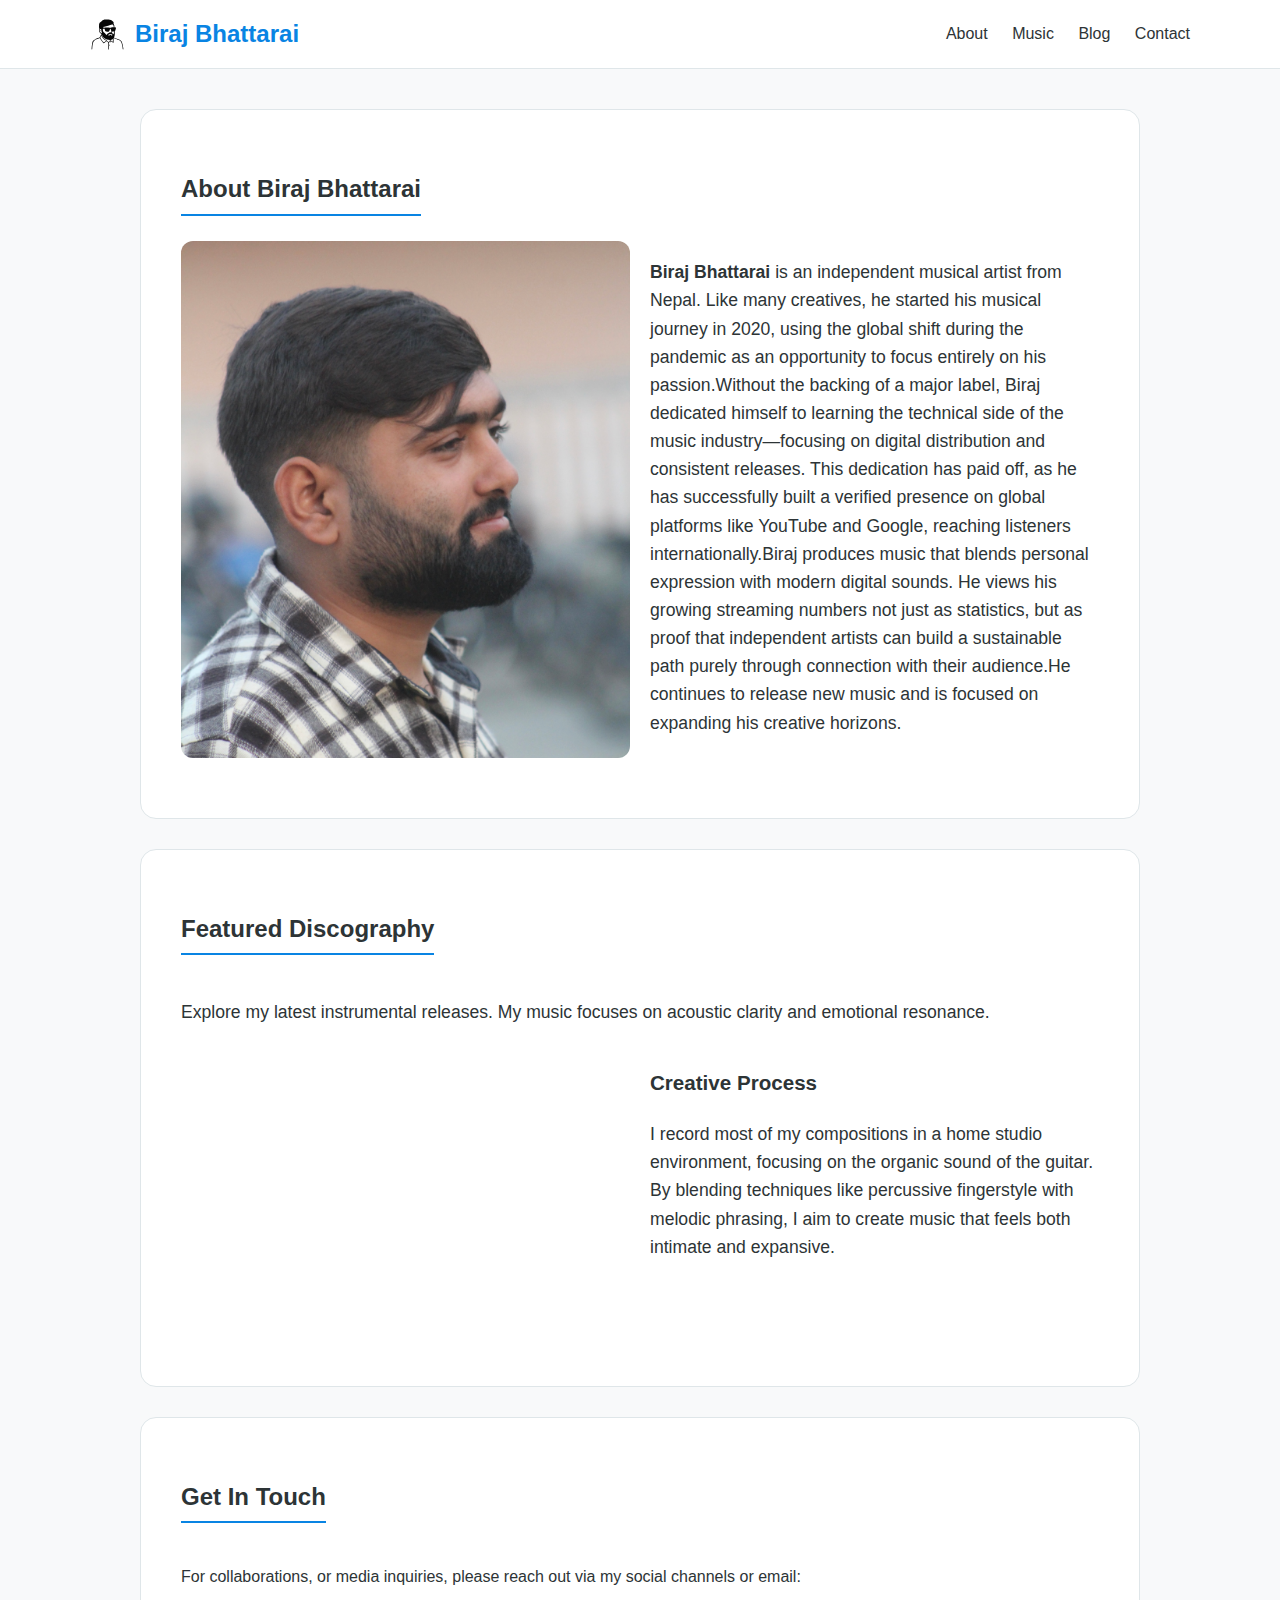
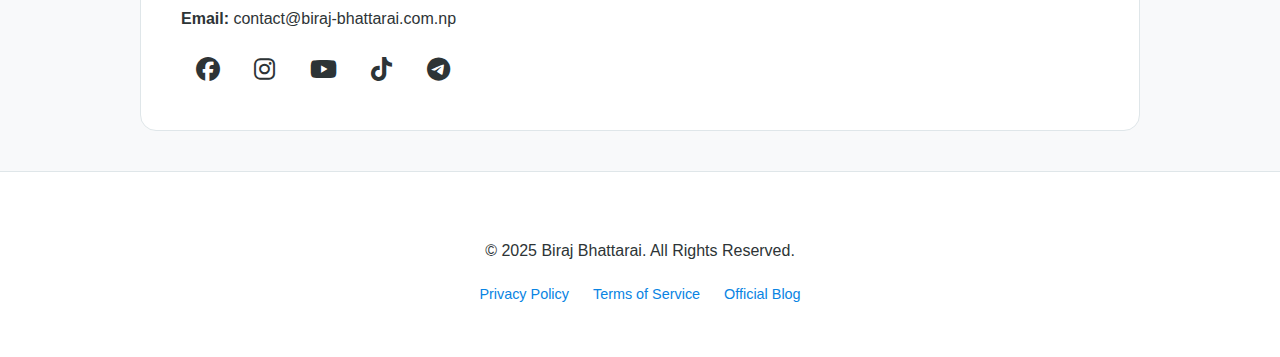
<file: index.html>
<!DOCTYPE html>
<html lang="en">
<head>
  <script async src="https://pagead2.googlesyndication.com/pagead/js/adsbygoogle.js?client=ca-pub-9255792327378182" crossorigin="anonymous"></script>

  <meta charset="UTF-8" />
  <meta name="viewport" content="width=device-width, initial-scale=1.0" />
  
  <title>Biraj Bhattarai | Official Artist & Musical Composer</title>

  <meta name="description" content="Official website of Biraj Bhattarai, a Nepali musical artist specializing in soulful instrumental compositions, acoustic blues, and folk fusion.">
  <meta name="keywords" content="Biraj Bhattarai, Nepali Musician, Instrumental Music, Acoustic Blues, Nepal Artist, Biraj Bhattarai Blog">
  
  <link rel="icon" href="Biraj.svg" type="image/svg+xml">
  <link rel="stylesheet" href="https://cdnjs.cloudflare.com/ajax/libs/font-awesome/6.5.0/css/all.min.css" />

  <style>
    :root { --bg: #f8f9fa; --text: #2d3436; --card: #ffffff; --border: #dfe6e9; --highlight: #0984e3; }
    @media (prefers-color-scheme: dark) {
      :root { --bg: #121212; --text: #dfe6e9; --card: #1e1e1e; --border: #2d3436; --highlight: #74b9ff; }
    }

    body { margin: 0; font-family: 'Inter', -apple-system, sans-serif; background: var(--bg); color: var(--text); line-height: 1.6; }
    header { background: var(--card); border-bottom: 1px solid var(--border); padding: 15px 20px; position: sticky; top: 0; z-index: 1000; }
    .header-container { max-width: 1100px; margin: auto; display: flex; justify-content: space-between; align-items: center; }
    
    .logo { display: flex; align-items: center; text-decoration: none; color: var(--highlight); }
    .logo h1 { font-size: 1.5rem; margin: 0; margin-left: 10px; }
    .logo img { width: 35px; height: 35px; }

    nav a { margin-left: 20px; text-decoration: none; color: var(--text); font-weight: 500; transition: 0.3s; }
    nav a:hover { color: var(--highlight); }

    .container { max-width: 1000px; margin: 40px auto; padding: 0 20px; }
    section { background: var(--card); padding: 40px; border-radius: 16px; margin-bottom: 30px; border: 1px solid var(--border); }
    
    h2 { border-bottom: 2px solid var(--highlight); display: inline-block; margin-bottom: 25px; padding-bottom: 5px; }
    .profile-img { width: 100%; max-width: 500px; border-radius: 12px; margin-bottom: 20px; display: block; }

    /* Fix for AdSense Low Value: Add more static text blocks */
    .content-text { font-size: 1.1rem; color: var(--text); margin-bottom: 20px; }
    
    .grid { display: grid; grid-template-columns: 1fr 1fr; gap: 20px; }
    @media (max-width: 768px) { .grid { grid-template-columns: 1fr; } }

    footer { text-align: center; padding: 50px 20px; background: var(--card); border-top: 1px solid var(--border); }
    .social-links a { font-size: 1.5rem; margin: 0 15px; color: var(--text); transition: 0.3s; }
    .social-links a:hover { color: var(--highlight); }
    
    .legal-links { margin-top: 20px; font-size: 0.9rem; }
    .legal-links a { margin: 0 10px; color: var(--highlight); text-decoration: none; }
  </style>
</head>
<body>

  <header>
    <div class="header-container">
      <a href="/" class="logo">
        <img src="Biraj.svg" alt="Logo">
        <h1>Biraj Bhattarai</h1>
      </a>
      <nav>
        <a href="#about">About</a>
        <a href="#music">Music</a>
        <a href="https://blog.biraj-bhattarai.com.np">Blog</a>
        <a href="#contact">Contact</a>
      </nav>
    </div>
  </header>

  <div class="container">
    
    <section id="about">
      <h2>About Biraj Bhattarai</h2>
      <div class="grid">
        <div>
          <img src="profile.jpg" alt="Biraj Bhattarai Artist Profile" class="profile-img">
        </div>
        <div class="content-text">
          <p><strong>Biraj Bhattarai</strong> is an independent musical artist from Nepal. Like many creatives, he started his musical journey in 2020, using the global shift during the pandemic as an opportunity to focus entirely on his passion.
​Without the backing of a major label, Biraj dedicated himself to learning the technical side of the music industry—focusing on digital distribution and consistent releases. This dedication has paid off, as he has successfully built a verified presence on global platforms like YouTube and Google, reaching listeners internationally.
​Biraj produces music that blends personal expression with modern digital sounds. He views his growing streaming numbers not just as statistics, but as proof that independent artists can build a sustainable path purely through connection with their audience.
​He continues to release new music and is focused on expanding his creative horizons.</p>
      </div>
    </section>
  <section id="music">
      <h2>Featured Discography</h2>
      <div class="content-text">
        <p>Explore my latest instrumental releases. My music focuses on acoustic clarity and emotional resonance.</p>
      </div>
      <div class="grid">
        <iframe src="https://www.youtube.com/embed/dDeZY6Uge74" style="width:100%; height:300px; border-radius:12px; border:none;"></iframe>
        <div class="content-text">
            <h3>Creative Process</h3>
            <p>I record most of my compositions in a home studio environment, focusing on the organic sound of the guitar. By blending techniques like percussive fingerstyle with melodic phrasing, I aim to create music that feels both intimate and expansive.</p>
        </div>
      </div>
    </section>

    <section id="contact">
      <h2>Get In Touch</h2>
      <p>For collaborations, or media inquiries, please reach out via my social channels or email:</p>
      <p><strong>Email:</strong> contact@biraj-bhattarai.com.np</p>
      <div class="social-links" style="margin-top:20px;">
        <a href="https://facebook.com/birajbhattarae"><i class="fab fa-facebook"></i></a>
        <a href="https://instagram.com/imbirajbhattarai"><i class="fab fa-instagram"></i></a>
        <a href="https://youtube.com/@BirajBhattarai"><i class="fab fa-youtube"></i></a>
        <a href="https://tiktok.com/@imbirajbhattarai"><i class="fab fa-tiktok"></i></a>
      <a href="https://t.me/birajbhattarai"><i class="fab fa-telegram"></i></a>
      </div>
    </section>

  </div>

  <footer>
    <p>&copy; 2025 Biraj Bhattarai. All Rights Reserved.</p>
    <div class="legal-links">
      <a href="privacy.html">Privacy Policy</a>
      <a href="terms.html">Terms of Service</a>
      <a href="https://blog.biraj-bhattarai.com.np">Official Blog</a>
    </div>
  </footer>

</body>
</html>
</file>
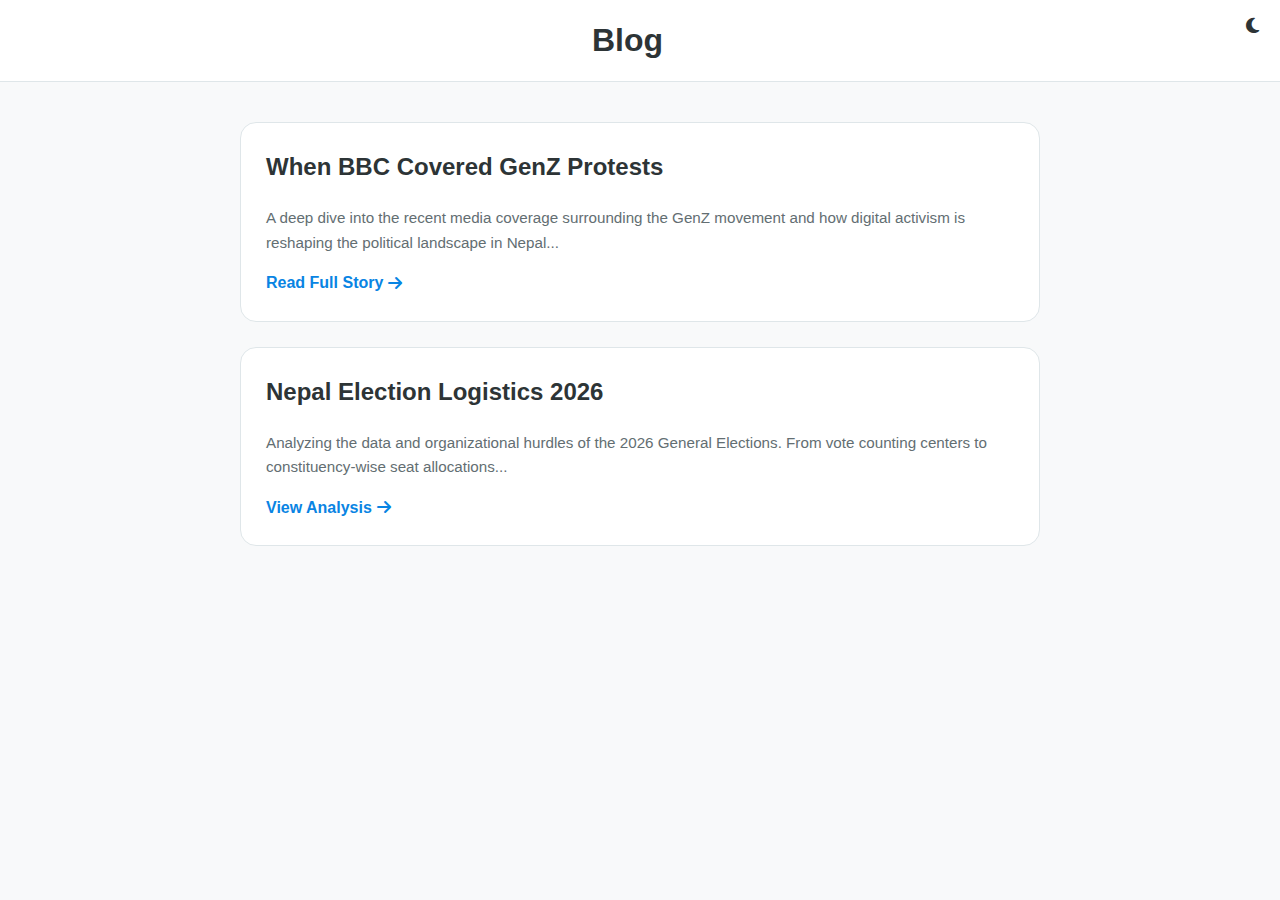
<file: blog/index.html>
<!DOCTYPE html>
<html lang="en">
<head>
  <meta charset="UTF-8">
  <meta name="viewport" content="width=device-width, initial-scale=1.0">
  <title>Blog | Biraj Bhattarai</title>
  <link rel="stylesheet" href="https://cdnjs.cloudflare.com/ajax/libs/font-awesome/6.5.0/css/all.min.css" />
  <style>
    :root { --bg: #f8f9fa; --text: #2d3436; --card: #ffffff; --border: #dfe6e9; --highlight: #0984e3; }
    body.dark-theme { --bg: #121212; --text: #dfe6e9; --card: #1e1e1e; --border: #2d3436; --highlight: #74b9ff; }

    body { margin: 0; font-family: 'Inter', sans-serif; background: var(--bg); color: var(--text); line-height: 1.6; transition: 0.3s; }
    header { background: var(--card); border-bottom: 1px solid var(--border); padding: 15px; text-align: center; }
    .container { max-width: 800px; margin: 40px auto; padding: 0 15px; }

    /* Post Preview Cards */
    .post-card { 
      background: var(--card); 
      border: 1px solid var(--border); 
      border-radius: 16px; 
      padding: 25px; 
      margin-bottom: 25px; 
      transition: transform 0.2s, box-shadow 0.2s;
    }
    .post-card:hover { 
      transform: translateY(-4px); 
      box-shadow: 0 10px 20px rgba(0,0,0,0.05); 
    }
    
    .post-card h2 { margin-top: 0; font-size: 1.5rem; color: var(--text); }
    .post-card p { color: #636e72; font-size: 0.95rem; margin: 15px 0; }
    
    .read-more { 
      text-decoration: none; 
      color: var(--highlight); 
      font-weight: 600; 
      display: inline-flex; 
      align-items: center; 
      gap: 5px; 
    }

    #theme-toggle { background: none; border: none; cursor: pointer; color: var(--text); font-size: 1.1rem; float: right; }
  </style>
</head>
<body>

<header>
  <button id="theme-toggle"><i class="fas fa-moon"></i></button>
  <h1 style="margin: 0;">Blog</h1>
</header>

<div class="container">
  
  <article class="post-card">
    <h2>When BBC Covered GenZ Protests</h2>
    <p>A deep dive into the recent media coverage surrounding the GenZ movement and how digital activism is reshaping the political landscape in Nepal...</p>
    <a href="BBCcoveredGenZ/index.html" class="read-more">Read Full Story <i class="fas fa-arrow-right"></i></a>
  </article>

  <article class="post-card">
    <h2>Nepal Election Logistics 2026</h2>
    <p>Analyzing the data and organizational hurdles of the 2026 General Elections. From vote counting centers to constituency-wise seat allocations...</p>
    <a href="nepal-election-logistics-2026/index.html" class="read-more">View Analysis <i class="fas fa-arrow-right"></i></a>
  </article>

</div>

<script>
  // Shared Dark Mode Script
  const themeBtn = document.getElementById("theme-toggle");
  if (localStorage.getItem("theme") === "dark") document.body.classList.add("dark-theme");
  themeBtn.addEventListener("click", () => {
    document.body.classList.toggle("dark-theme");
    localStorage.setItem("theme", document.body.classList.contains("dark-theme") ? "dark" : "light");
  });
</script>

</body>
</html>
</file>
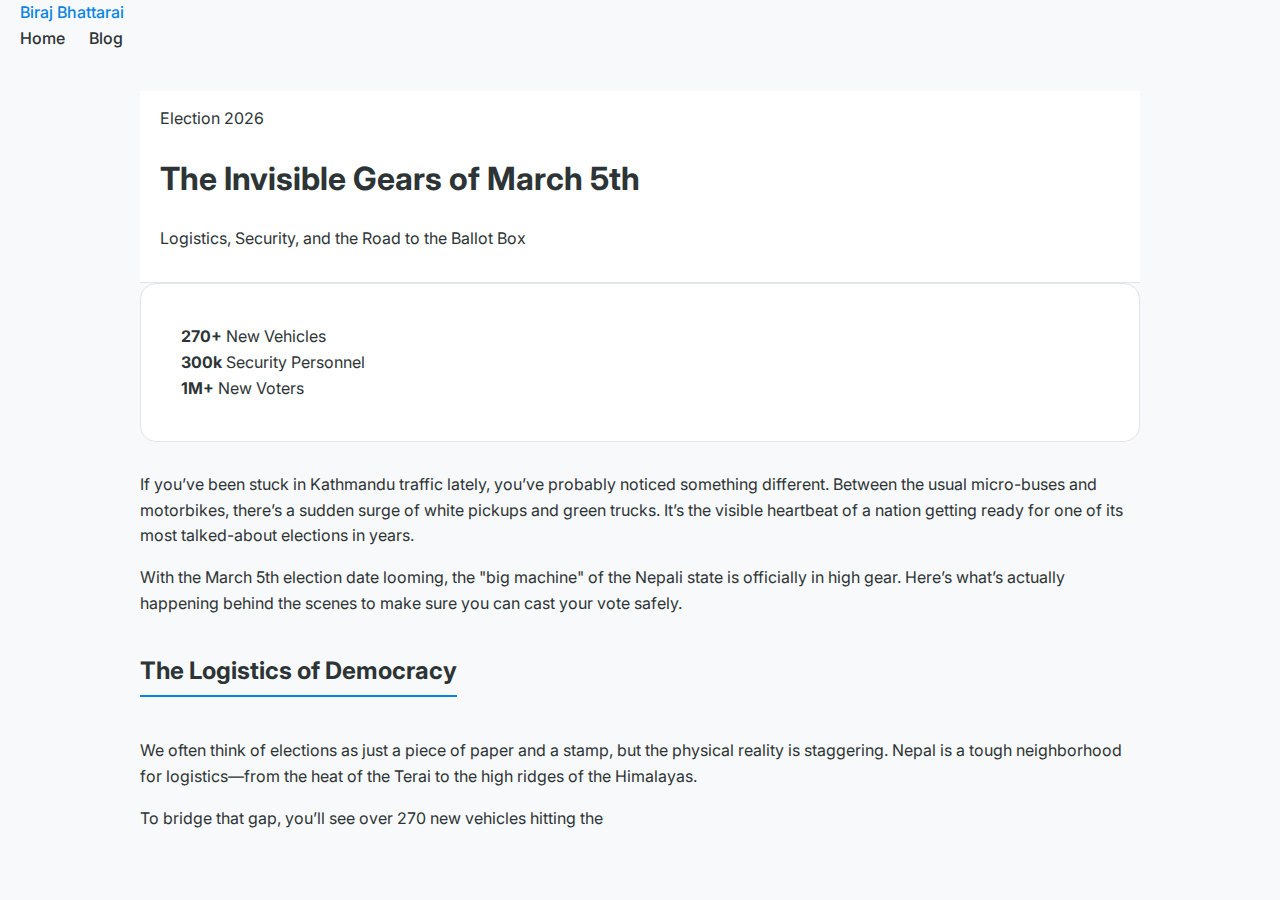
<file: blog/nepal-election-logistics-2026/index.html>
<!DOCTYPE html>
<html lang="en">
<head>
    <meta charset="UTF-8">
    <meta name="viewport" content="width=device-width, initial-scale=1.0">
    <title>The Invisible Gears of March 5th | Nepal Election 2026</title>
    <link rel="stylesheet" href="../styles.css">
    <link href="https://fonts.googleapis.com/css2?family=Inter:wght@300;400;700&family=Outfit:wght@600;800&display=swap" rel="stylesheet">
</head>
<body>

    <nav class="main-nav">
        <div class="nav-container">
            <a href="../../" class="logo">Biraj Bhattarai</a>
            <div class="nav-links">
                <a href="../../">Home</a>
                <a href="../">Blog</a>
            </div>
        </div>
    </nav>

    <main class="container">
        <article class="blog-content">
            <header class="post-header">
                <span class="badge">Election 2026</span>
                <h1>The Invisible Gears of <span class="highlight">March 5th</span></h1>
                <p class="meta">Logistics, Security, and the Road to the Ballot Box</p>
            </header>

            <section class="stats-bar">
                <div class="stat">
                    <strong>270+</strong>
                    <span>New Vehicles</span>
                </div>
                <div class="stat">
                    <strong>300k</strong>
                    <span>Security Personnel</span>
                </div>
                <div class="stat">
                    <strong>1M+</strong>
                    <span>New Voters</span>
                </div>
            </section>

            <div class="article-body">
                <p>If you’ve been stuck in Kathmandu traffic lately, you’ve probably noticed something different. Between the usual micro-buses and motorbikes, there’s a sudden surge of white pickups and green trucks. It’s the visible heartbeat of a nation getting ready for one of its most talked-about elections in years.</p>

                <p>With the March 5th election date looming, the "big machine" of the Nepali state is officially in high gear. Here’s what’s actually happening behind the scenes to make sure you can cast your vote safely.</p>

                <h2>The Logistics of Democracy</h2>
                <p>We often think of elections as just a piece of paper and a stamp, but the physical reality is staggering. Nepal is a tough neighborhood for logistics—from the heat of the Terai to the high ridges of the Himalayas.</p>
                
                <p>To bridge that gap, you’ll see over 270 new vehicles hitting the
</file>
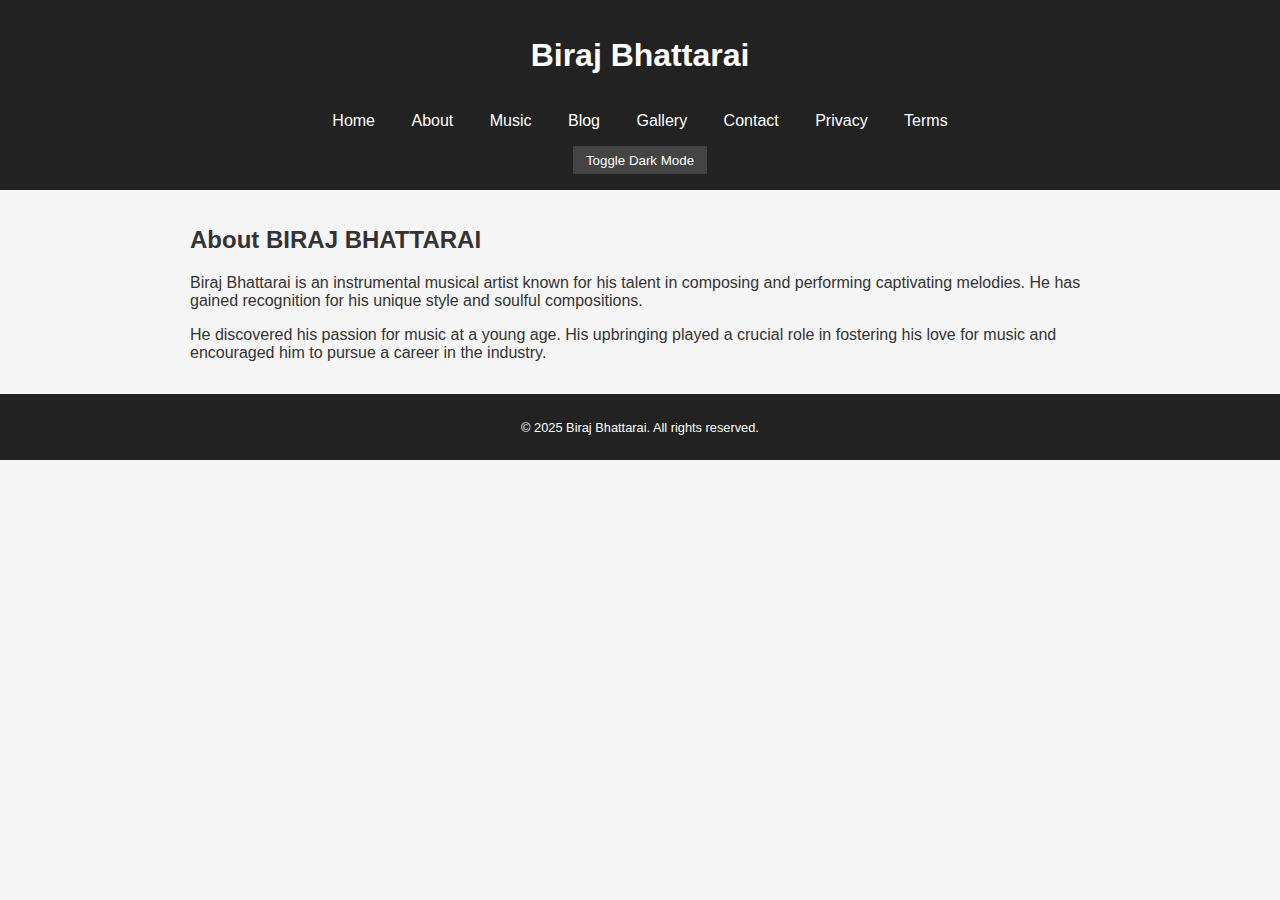
<file: about.html>
<!DOCTYPE html>
<html lang="en">
<head>
<meta charset="UTF-8">
<meta name="viewport" content="width=device-width, initial-scale=1.0">
<title>About - Biraj Bhattarai</title>
<link rel="stylesheet" href="assets/styles.css">
<script type="application/ld+json">
{
  "@context": "https://schema.org",
  "@type": "MusicGroup",
  "name": "Biraj Bhattarai",
  "url": "https://biraj-bhattarai.com.np",
  "contactPoint": [
    {
      "@type": "ContactPoint",
      "email": "contact@biraj-bhattarai.com.np",
      "contactType": "Customer Service"
    }
  ],
  "sameAs": [
    "https://facebook.com/BirajBhattarae",
    "https://instagram.com/birazbhattarai",
    "https://open.spotify.com/artist/4Gk2R78JZtTlDC260YreCZ"
  ]
}
</script>
</head>
<body>
<header>
  <h1>Biraj Bhattarai</h1>
  <nav>
    <a href="index.html">Home</a>
    <a href="about.html">About</a>
    <a href="music.html">Music</a>
    <a href="blog.html">Blog</a>
    <a href="gallery.html">Gallery</a>
    <a href="contact.html">Contact</a>
    <a href="privacy.html">Privacy</a>
    <a href="terms.html">Terms</a>
  </nav>
  <button class="toggle-dark" onclick="toggleDarkMode()">Toggle Dark Mode</button>
</header>
<div class="container">

<h2>About BIRAJ BHATTARAI</h2>
<p>Biraj Bhattarai is an instrumental musical artist known for his talent in composing and performing captivating melodies. He has gained recognition for his unique style and soulful compositions.
<p>
He discovered his passion for music at a young age. His upbringing played a crucial role in fostering his love for music and encouraged him to pursue a career in the industry.
</p>

</div>
<footer>
  <p>© 2025 Biraj Bhattarai. All rights reserved.</p>
</footer>
<script src="assets/script.js"></script>
</body>
</html>
</file>
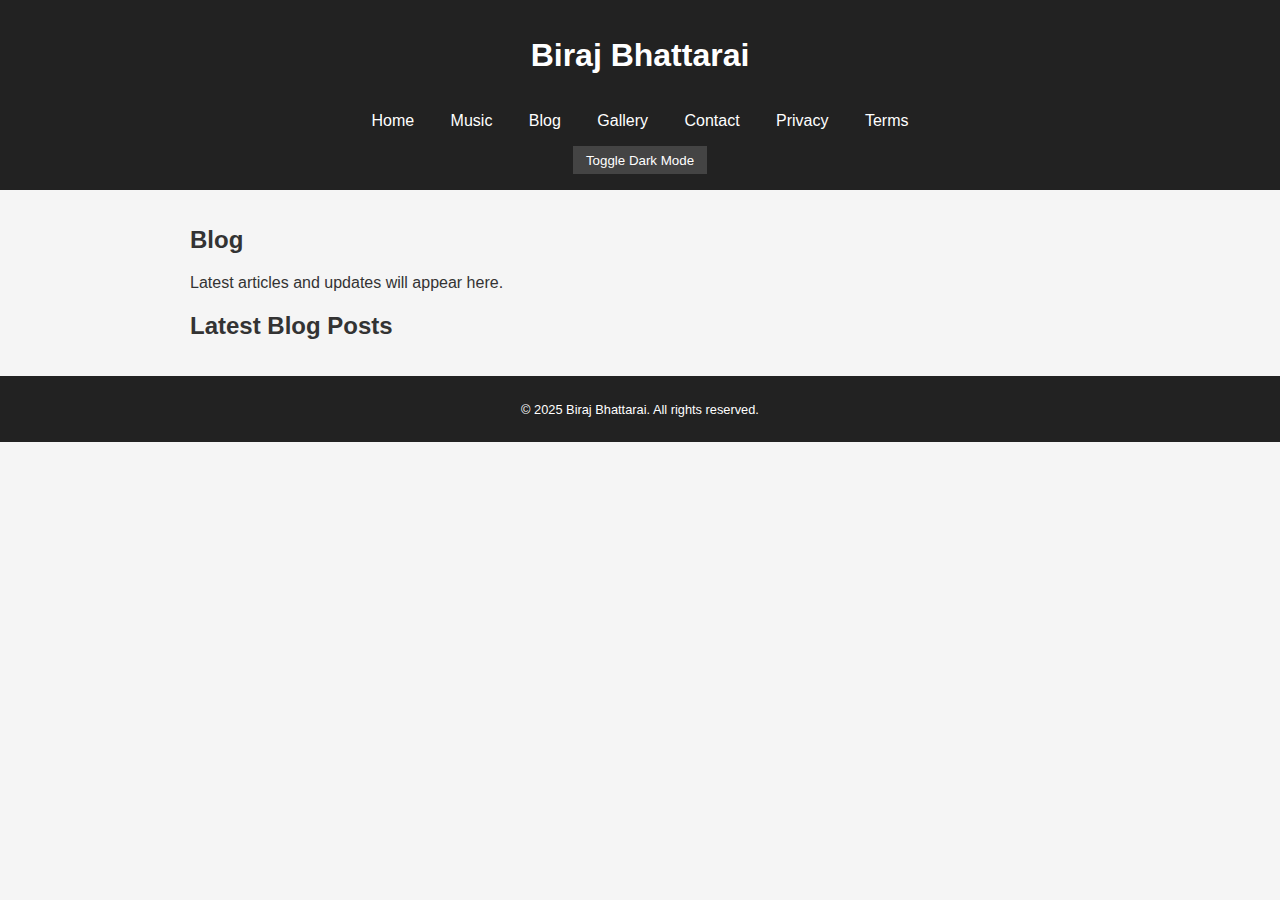
<file: blog.html>
<!DOCTYPE html>
<html lang="en">
<head>
<meta charset="UTF-8">
<meta name="viewport" content="width=device-width, initial-scale=1.0">
<title>Blog - Biraj Bhattarai</title>
<link rel="stylesheet" href="assets/styles.css">
<script type="application/ld+json">
{
  "@context": "https://schema.org",
  "@type": "MusicGroup",
  "name": "Biraj Bhattarai",
  "url": "https://biraj-bhattarai.com.np",
  "contactPoint": [
    {
      "@type": "ContactPoint",
      "email": "contact@biraj-bhattarai.com.np",
      "contactType": "Customer Service"
    }
  ],
  "sameAs": [
    "https://facebook.com/BirajBhattarae",
    "https://instagram.com/birazbhattarai",
    "https://open.spotify.com/artist/4Gk2R78JZtTlDC260YreCZ"
  ]
}
</script>
</head>
<body>
<header>
  <h1>Biraj Bhattarai</h1>
  <nav>
    <a href="index.html">Home</a>
    <a href="music.html">Music</a>
    <a href="blog.html">Blog</a>
    <a href="gallery.html">Gallery</a>
    <a href="contact.html">Contact</a>
    <a href="privacy.html">Privacy</a>
    <a href="terms.html">Terms</a>
  </nav>
  <button class="toggle-dark" onclick="toggleDarkMode()">Toggle Dark Mode</button>
</header>
<div class="container">

<h2>Blog</h2>
<p>Latest articles and updates will appear here.</p>
  <section id="blog">
  <h2>Latest Blog Posts</h2>
  <div id="blogger-posts" class="blog-grid"></div>
</section>

<script>
  function showPosts(data) {
    const posts = data.feed.entry || [];
    let html = "";

    posts.slice(0, 6).forEach(entry => {
      const title = entry.title.$t;
      const link = entry.link.find(l => l.rel === "alternate").href;
      const published = new Date(entry.published.$t).toLocaleDateString();

      html += `
        <article class="blog-card">
          <a href="${link}" target="_blank">
            <h3>${title}</h3>
          </a>
          <p class="date">${published}</p>
        </article>
      `;
    });

    document.getElementById("blogger-posts").innerHTML = html;
  }
</script>

<!-- This fetches your feed and calls showPosts() -->
<script src="https://contactbirajbhattarai.blogspot.com/feeds/posts/default?alt=json-in-script&callback=showPosts"></script>

<style>
.blog-grid {
  display: grid;
  grid-template-columns: repeat(auto-fit, minmax(250px, 1fr));
  gap: 20px;
  margin-top: 20px;
}
.blog-card {
  border: 1px solid #ddd;
  padding: 10px;
  border-radius: 8px;
  background: #fff;
}
.blog-card h3 {
  margin: 10px 0 5px;
}
.blog-card .date {
  font-size: 0.9em;
  color: #666;
}
</style>

</div>
<footer>
  <p>© 2025 Biraj Bhattarai. All rights reserved.</p>
</footer>
<script src="assets/script.js"></script>
</body>
</html>
</file>
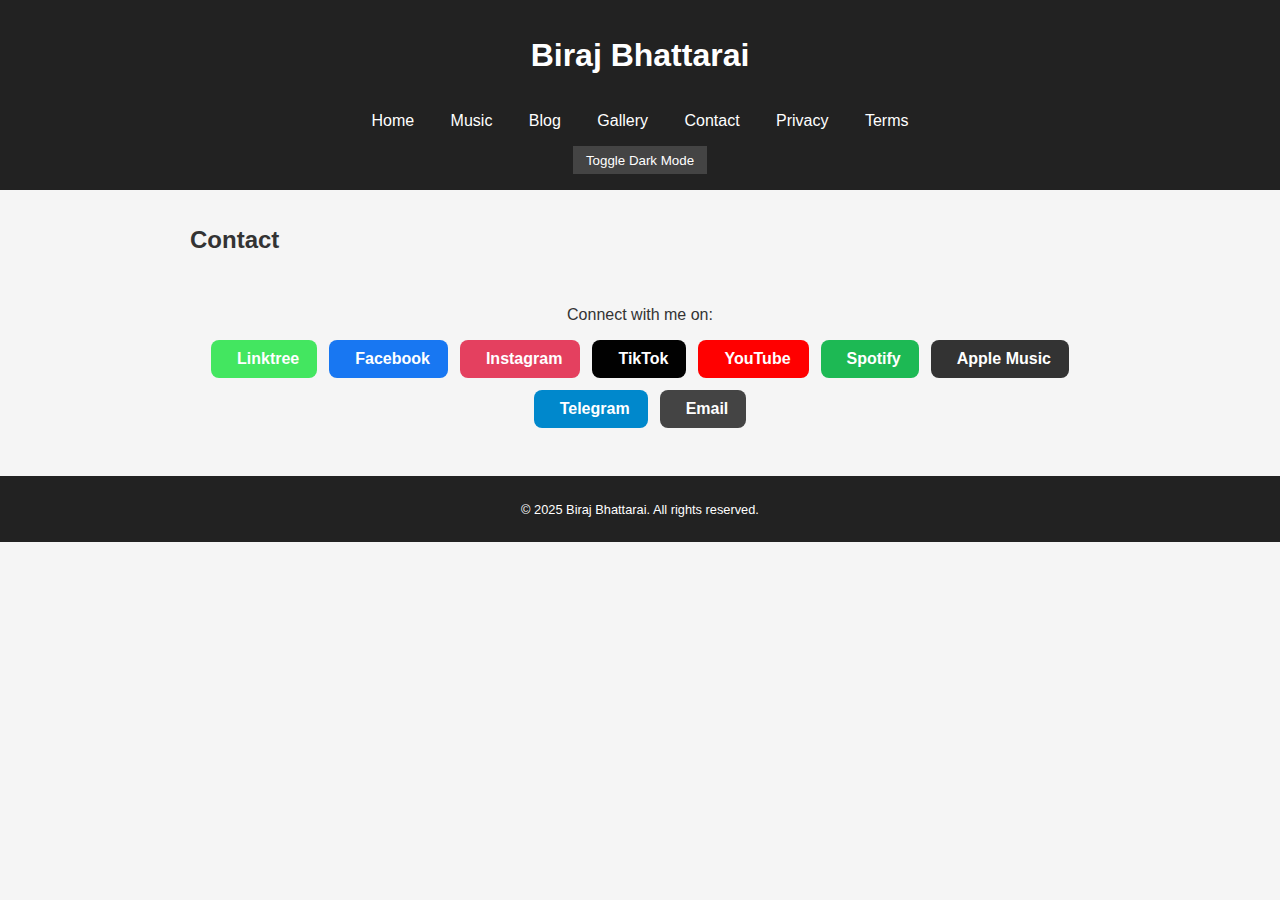
<file: contact.html>
<!DOCTYPE html>
<html lang="en">
<head>
<meta charset="UTF-8">
<meta name="viewport" content="width=device-width, initial-scale=1.0">
<title>Contact - Biraj Bhattarai</title>
<link rel="stylesheet" href="assets/styles.css">
<script type="application/ld+json">
</script>
</head>
<body>
<header>
  <h1>Biraj Bhattarai</h1>
  <nav>
    <a href="index.html">Home</a>
    <a href="music.html">Music</a>
    <a href="blog.html">Blog</a>
    <a href="gallery.html">Gallery</a>
    <a href="contact.html">Contact</a>
    <a href="privacy.html">Privacy</a>
    <a href="terms.html">Terms</a>
  </nav>
  <button class="toggle-dark" onclick="toggleDarkMode()">Toggle Dark Mode</button>
</header>
<div class="container">
 <section class="contact">
    <h2>Contact</h2>
<!-- Social Media Section -->
<div class="container" id="contact">
  <p style="text-align:center;">Connect with me on:</p>
  
  <ul class="social-links">
    <li><a href="https://linktr.ee/birajbhattarai" target="_blank" class="linktree"><i class="fa-solid fa-link"></i> Linktree</a></li>
    <li><a href="https://facebook.com/birajbhattarae" target="_blank" class="facebook"><i class="fab fa-facebook"></i> Facebook</a></li>
    <li><a href="https://instagram.com/birazbhattarai" target="_blank" class="instagram"><i class="fab fa-instagram"></i> Instagram</a></li>
    <li><a href="https://tiktok.com/@bhattarai.biraj" target="_blank" class="tiktok"><i class="fab fa-tiktok"></i> TikTok</a></li>
    <li><a href="https://youtube.com/@BirajBhattarai" target="_blank" class="youtube"><i class="fab fa-youtube"></i> YouTube</a></li>
    <li><a href="https://open.spotify.com/artist/4Gk2R78JZtTlDC260YreCZ" target="_blank" class="spotify"><i class="fab fa-spotify"></i> Spotify</a></li>
    <li><a href="https://music.apple.com/us/artist/biraj-bhattarai/1564444637" target="_blank" class="apple"><i class="fab fa-apple"></i> Apple Music</a></li>
    <li><a href="https://t.me/birajbhattarai" target="_blank" class="telegram"><i class="fab fa-telegram"></i> Telegram</a></li>
    <li><a href="mailto:contact@biraj-bhattarai.com.np" class="email"><i class="fa-solid fa-envelope"></i> Email</a></li>
  </ul>
</div>

<style>
  .social-links {
    list-style: none;
    padding: 0;
    display: flex;
    flex-wrap: wrap;
    justify-content: center;
    gap: 12px;
    margin-top: 1em;
  }
  .social-links li {
    margin: 0;
  }
  .social-links a {
    display: flex;
    align-items: center;
    gap: 8px;
    padding: 10px 18px;
    border-radius: 8px;
    color: #fff;
    text-decoration: none;
    font-weight: bold;
    transition: transform 0.2s, opacity 0.3s;
  }
  .social-links a:hover {
    transform: scale(1.08);
    opacity: 0.9;
  }

  /* Brand Colors */
  .social-links .facebook { background: #1877F2; }
  .social-links .instagram { background: #E4405F; }
  .social-links .tiktok { background: #010101; }
  .social-links .youtube { background: #FF0000; }
  .social-links .spotify { background: #1DB954; }
  .social-links .apple { background: #333; }
  .social-links .telegram { background: #0088cc; }
  .social-links .email { background: #444; }
  .social-links .linktree { background: #43E660; }
</style>

     
    </ul>
  </section>
</body>
</html>
  </section>

</div>
<footer>
  <p>© 2025 Biraj Bhattarai. All rights reserved.</
</file>
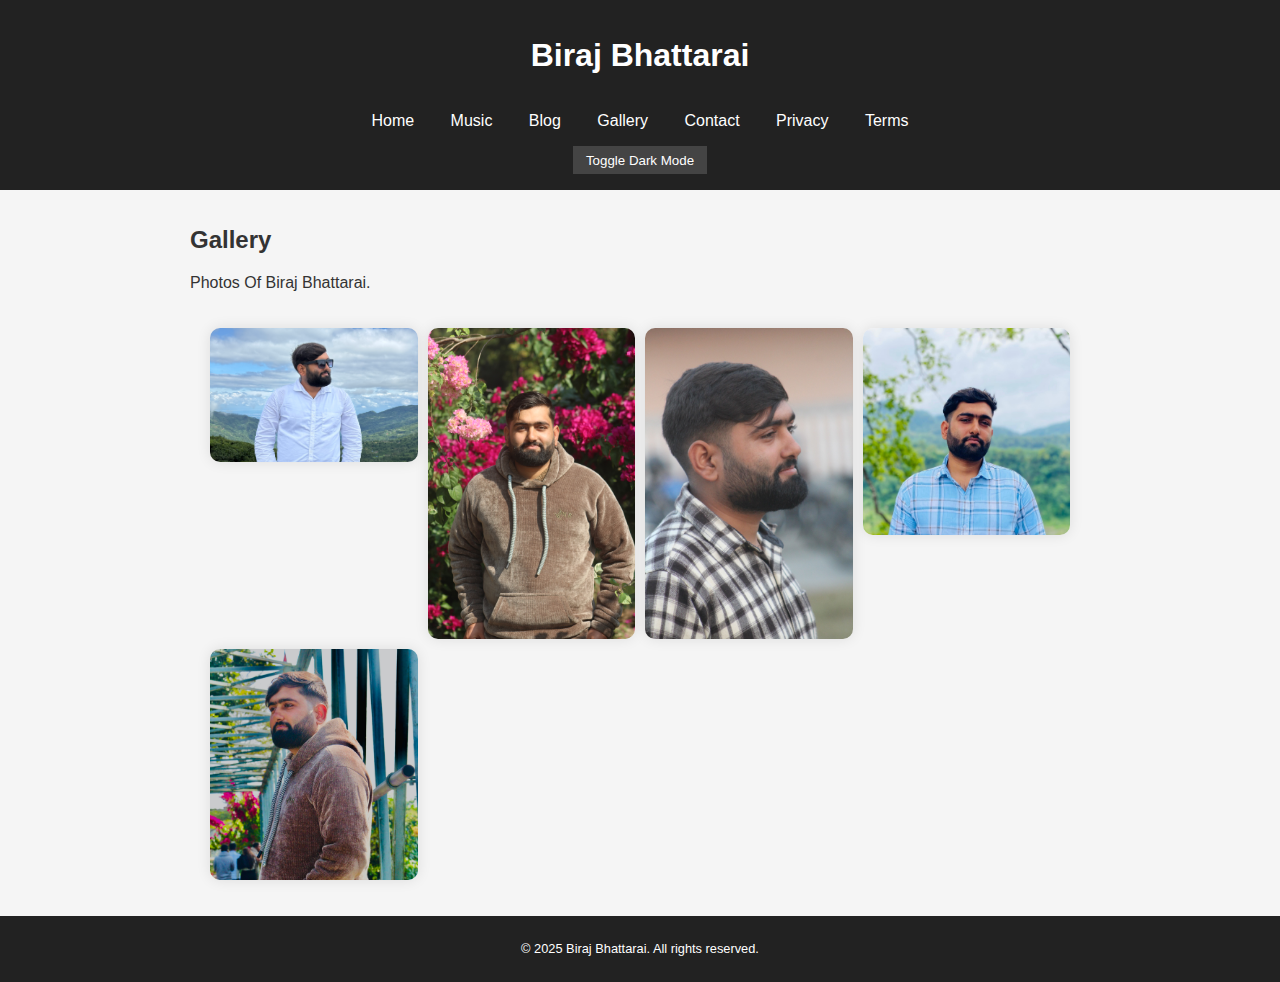
<file: gallery.html>
<!DOCTYPE html>
<html lang="en">
<head>
<meta charset="UTF-8">
<meta name="viewport" content="width=device-width, initial-scale=1.0">
<title>Gallery - Biraj Bhattarai</title>
<link rel="stylesheet" href="assets/styles.css">
<script type="application/ld+json">
{
  "@context": "https://schema.org",
  "@type": "MusicGroup",
  "name": "Biraj Bhattarai",
  "url": "https://biraj-bhattarai.com.np",
  "contactPoint": [
    {
      "@type": "ContactPoint",
      "email": "contact@biraj-bhattarai.com.np",
      "contactType": "Customer Service"
    }
  ],
  "sameAs": [
    "https://facebook.com/BirajBhattarae",
    "https://instagram.com/birazbhattarai",
    "https://open.spotify.com/artist/4Gk2R78JZtTlDC260YreCZ"
  ]
}
</script>
</head>
<body>
<header>
  <h1>Biraj Bhattarai</h1>
  <nav>
    <a href="index.html">Home</a>
    <a href="music.html">Music</a>
    <a href="blog.html">Blog</a>
    <a href="gallery.html">Gallery</a>
    <a href="contact.html">Contact</a>
    <a href="privacy.html">Privacy</a>
    <a href="terms.html">Terms</a>
  </nav>
  <button class="toggle-dark" onclick="toggleDarkMode()">Toggle Dark Mode</button>
</header>
<div class="container">

<h2>Gallery</h2>
<p>Photos Of Biraj Bhattarai.</p>
</script>
<style>
  .photo-gallery {
    display: grid;
    grid-template-columns: repeat(auto-fit, minmax(180px, 1fr));
    gap: 10px;
    padding: 20px;
  }

  .photo-gallery img {
    width: 100%;
    height: auto;
    border-radius: 10px;
    box-shadow: 0 0 14px rgba(0,0,0,0.1);
    transition: transform 0.3s;
  }

  .photo-gallery img:hover {
    transform: scale(1.05);
  }
</style>
<p>
<p>
<div class="photo-gallery">
  <img src="img1.jpg" alt="Gallery Image 1">
  <img src="img2.jpg" alt="Gallery Image 2">
  <img src="img3.jpg" alt="Gallery Image 3">
  <img src="img4.jpg"
alt="Gallery Image 4">
  <img src="img5.jpg"
alt="Gallery Image 5">
</div>


</div>
<footer>
  <p>© 2025 Biraj Bhattarai. All rights reserved.</p>
</footer>
<script src="assets/script.js"></script>
</body>
</html>
</file>
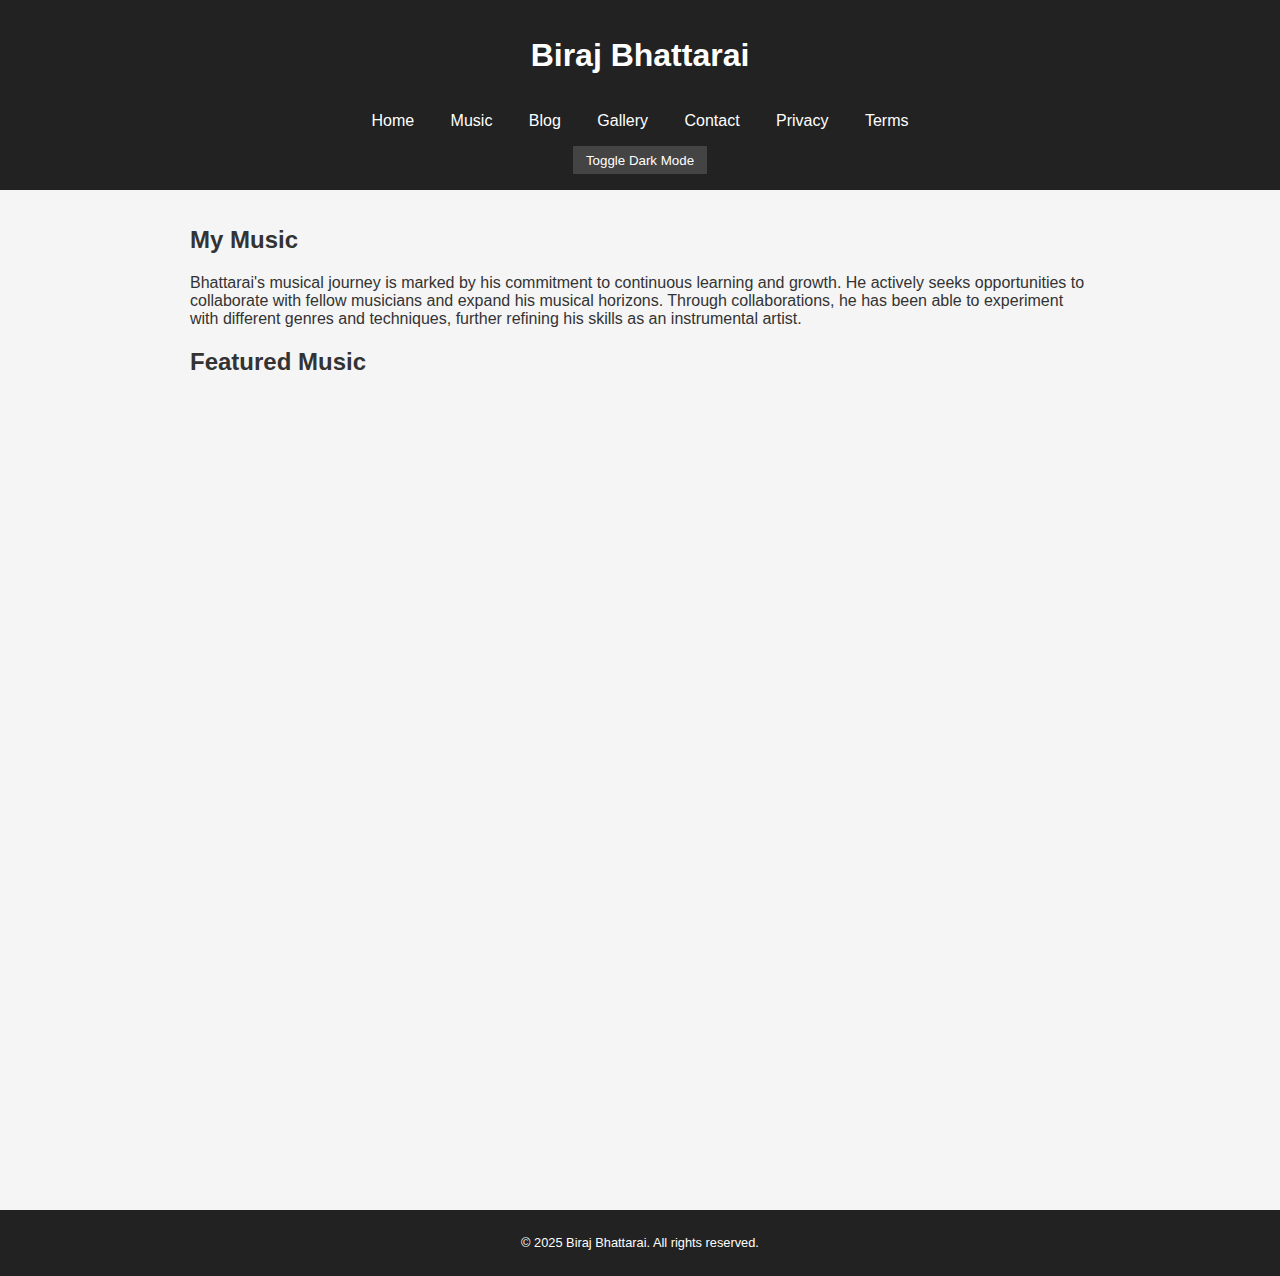
<file: music.html>
<!DOCTYPE html>
<html lang="en">
<head>
<meta charset="UTF-8">
<meta name="viewport" content="width=device-width, initial-scale=1.0">
<title>Music - Biraj Bhattarai</title>
<link rel="stylesheet" href="assets/styles.css">
<script type="application/ld+json">
{
  "@context": "https://schema.org",
  "@type": "MusicGroup",
  "name": "Biraj Bhattarai",
  "url": "https://biraj-bhattarai.com.np",
  "contactPoint": [
    {
      "@type": "ContactPoint",
      "email": "contact@biraj-bhattarai.com.np",
      "contactType": "Customer Service"
    }
  ],
  "sameAs": [
    "https://facebook.com/BirajBhattarae",
    "https://instagram.com/birazbhattarai",
    "https://open.spotify.com/artist/4Gk2R78JZtTlDC260YreCZ"
  ]
}
</script>
</head>
<body>
<header>
  <h1>Biraj Bhattarai</h1>
  <nav>
    <a href="index.html">Home</a>
    <a href="music.html">Music</a>
    <a href="blog.html">Blog</a>
    <a href="gallery.html">Gallery</a>
    <a href="contact.html">Contact</a>
    <a href="privacy.html">Privacy</a>
    <a href="terms.html">Terms</a>
  </nav>
  <button class="toggle-dark" onclick="toggleDarkMode()">Toggle Dark Mode</button>
</header>
<div class="container">

<h2>My Music</h2>
Bhattarai's musical journey is marked by his commitment to continuous learning and growth. He actively seeks opportunities to collaborate with fellow musicians and expand his musical horizons. Through collaborations, he has been able to experiment with different genres and techniques, further refining his skills as an instrumental artist.

<section id="music">
  <h2>Featured Music</h2>
  
  <!-- Spotify Embed -->
  <iframe style="border-radius:12px" src="https://open.spotify.com/embed/artist/4Gk2R78JZtTlDC260YreCZ" 
    width="100%" height="380" frameBorder="0" 
    allow="autoplay; clipboard-write; encrypted-media; fullscreen; picture-in-picture">
  </iframe>
  
  <!-- YouTube Video Embed -->
  <div style="margin-top:30px;">
    <iframe width="100%" height="380" 
      src="https://www.youtube.com/embed/dDeZY6Uge74" 
      title="Biraj Bhattarai - Official Music Video" 
      frameborder="0" allow="accelerometer; autoplay; clipboard-write; encrypted-media; gyroscope; picture-in-picture" 
      allowfullscreen>
    </iframe>
  </div>
</section>


</div>
<footer>
  <p>© 2025 Biraj Bhattarai. All rights reserved.</p>
</footer>
<script src="assets/script.js"></script>
</body>
</html>
</file>
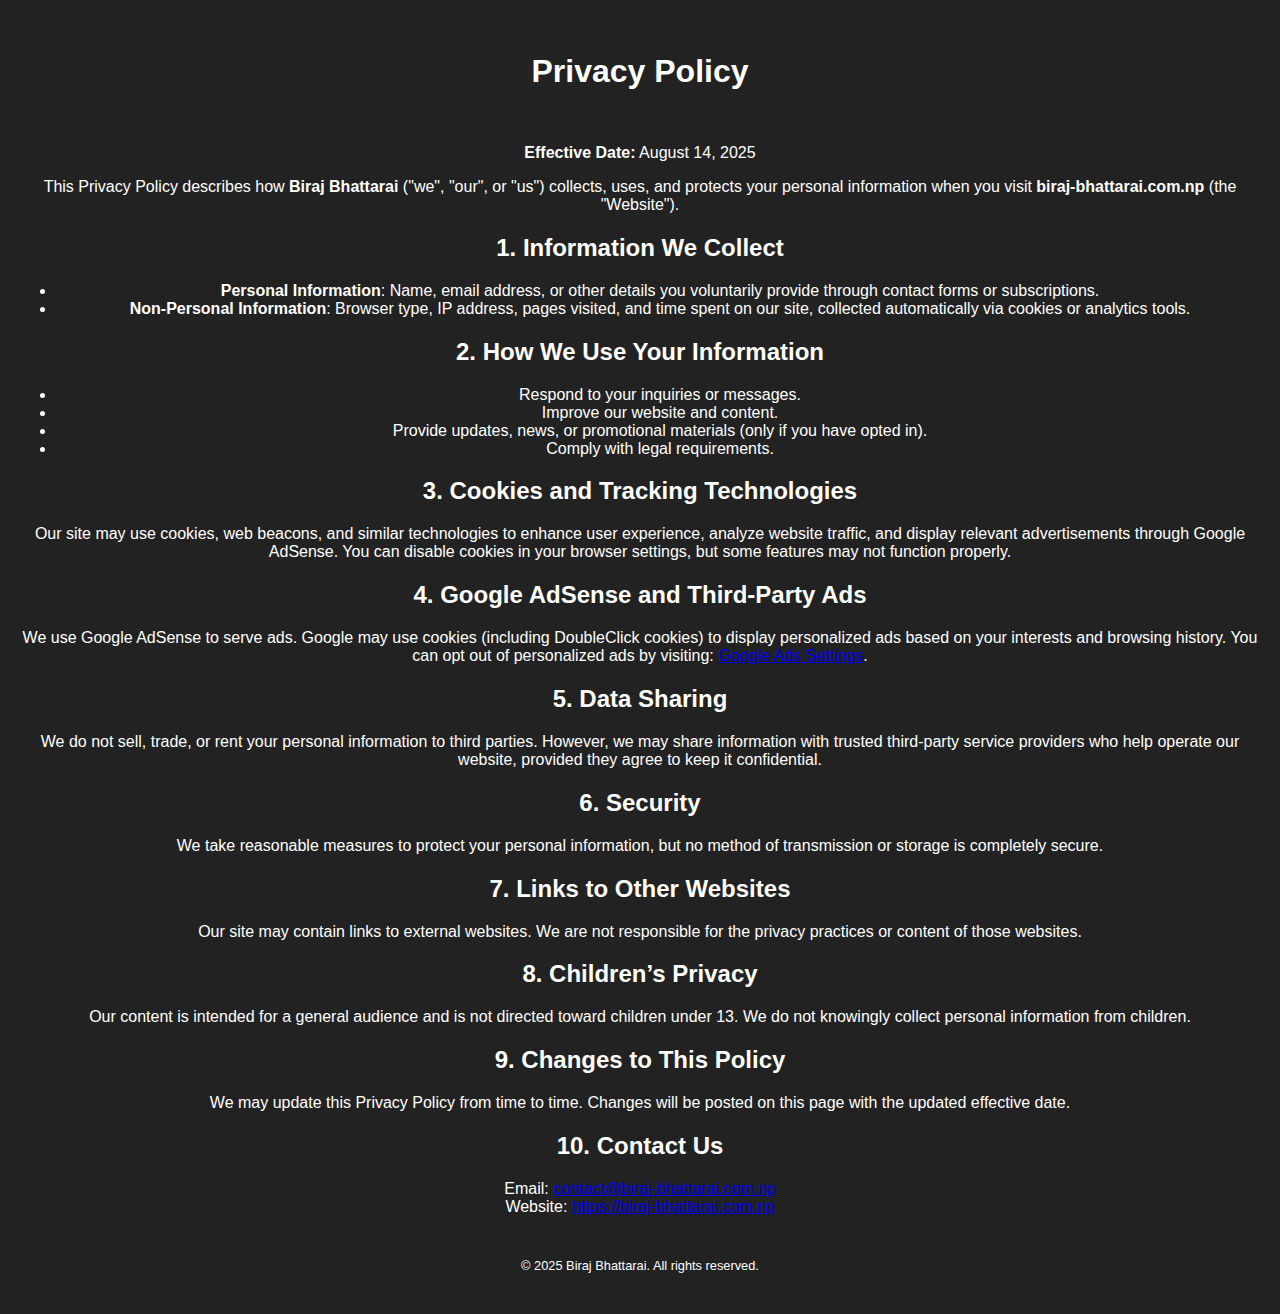
<file: privacy.html>
<!DOCTYPE html>
<html lang="en">
</script>
</head>
  
<body>
<header>
  <head>
    <script async src="https://pagead2.googlesyndication.com/pagead/js/adsbygoogle.js?client=ca-pub-9255792327378182"
     crossorigin="anonymous"></script>
  <meta charset="UTF-8">
  <meta name="viewport" content="width=device-width, initial-scale=1.0">
  <title>Privacy Policy - Biraj Bhattarai</title>
  <link rel="stylesheet" href="assets/styles.css">
</head>
<body>
<header>
  <h1>Privacy Policy</h1>
</header>
<main>
  <p><strong>Effective Date:</strong> August 14, 2025</p>
  <p>This Privacy Policy describes how <strong>Biraj Bhattarai</strong> ("we", "our", or "us") collects, uses, and protects your personal information when you visit <strong>biraj-bhattarai.com.np</strong> (the "Website").</p>
  
  <h2>1. Information We Collect</h2>
  <ul>
    <li><strong>Personal Information</strong>: Name, email address, or other details you voluntarily provide through contact forms or subscriptions.</li>
    <li><strong>Non-Personal Information</strong>: Browser type, IP address, pages visited, and time spent on our site, collected automatically via cookies or analytics tools.</li>
  </ul>
  
  <h2>2. How We Use Your Information</h2>
  <ul>
    <li>Respond to your inquiries or messages.</li>
    <li>Improve our website and content.</li>
    <li>Provide updates, news, or promotional materials (only if you have opted in).</li>
    <li>Comply with legal requirements.</li>
  </ul>
  
  <h2>3. Cookies and Tracking Technologies</h2>
  <p>Our site may use cookies, web beacons, and similar technologies to enhance user experience, analyze website traffic, and display relevant advertisements through Google AdSense. You can disable cookies in your browser settings, but some features may not function properly.</p>
  
  <h2>4. Google AdSense and Third-Party Ads</h2>
  <p>We use Google AdSense to serve ads. Google may use cookies (including DoubleClick cookies) to display personalized ads based on your interests and browsing history. You can opt out of personalized ads by visiting: <a href="https://www.google.com/settings/ads" target="_blank">Google Ads Settings</a>.</p>
  
  <h2>5. Data Sharing</h2>
  <p>We do not sell, trade, or rent your personal information to third parties. However, we may share information with trusted third-party service providers who help operate our website, provided they agree to keep it confidential.</p>
  
  <h2>6. Security</h2>
  <p>We take reasonable measures to protect your personal information, but no method of transmission or storage is completely secure.</p>
  
  <h2>7. Links to Other Websites</h2>
  <p>Our site may contain links to external websites. We are not responsible for the privacy practices or content of those websites.</p>
  
  <h2>8. Children’s Privacy</h2>
  <p>Our content is intended for a general audience and is not directed toward children under 13. We do not knowingly collect personal information from children.</p>
  
  <h2>9. Changes to This Policy</h2>
  <p>We may update this Privacy Policy from time to time. Changes will be posted on this page with the updated effective date.</p>
  
  <h2>10. Contact Us</h2>
  <p>Email: <a href="mailto:contact@biraj-bhattarai.com.np">contact@biraj-bhattarai.com.np</a><br>
  Website: <a href="https://biraj-bhattarai.com.np">https://biraj-bhattarai.com.np</a></p>
</main>
<footer>
  <p>&copy; 2025 Biraj Bhattarai. All rights reserved.</p>
</footer>
</body>
</html>
</file>
<file: blog/styles.css>
/* Variables for Easy Theme Management */
:root { 
  --bg: #f8f9fa; 
  --text: #2d3436; 
  --card: #ffffff; 
  --border: #dfe6e9; 
  --highlight: #0984e3; 
}

/* Dark Mode Support */
@media (prefers-color-scheme: dark) {
  :root { 
    --bg: #121212; 
    --text: #dfe6e9; 
    --card: #1e1e1e; 
    --border: #2d3436; 
    --highlight: #74b9ff; 
  }
}

/* Global Styles */
body { 
  margin: 0; 
  font-family: 'Inter', -apple-system, sans-serif; 
  background: var(--bg); 
  color: var(--text); 
  line-height: 1.6; 
}

/* Header & Navigation */
header { 
  background: var(--card); 
  border-bottom: 1px solid var(--border); 
  padding: 15px 20px; 
  position: sticky; 
  top: 0; 
  z-index: 1000; 
}

.header-container { 
  max-width: 1100px; 
  margin: auto; 
  display: flex; 
  justify-content: space-between; 
  align-items: center; 
}

.logo { 
  display: flex; 
  align-items: center; 
  text-decoration: none; 
  color: var(--highlight); 
}

.logo h1 { font-size: 1.5rem; margin: 0; margin-left: 10px; }
.logo img { width: 35px; height: 35px; }

nav a { 
  margin-left: 20px; 
  text-decoration: none; 
  color: var(--text); 
  font-weight: 500; 
  transition: 0.3s; 
}

nav a:hover { color: var(--highlight); }

/* Layout Containers */
.container { 
  max-width: 1000px; 
  margin: 40px auto; 
  padding: 0 20px; 
}

section { 
  background: var(--card); 
  padding: 40px; 
  border-radius: 16px; 
  margin-bottom: 30px; 
  border: 1px solid var(--border); 
}

h2 { 
  border-bottom: 2px solid var(--highlight); 
  display: inline-block; 
  margin-bottom: 25px; 
  padding-bottom: 5px; 
}

/* Images & Grid */
.profile-img { 
  width: 100%; 
  max-width: 500px; 
  border-radius: 12px; 
  margin-bottom: 20px; 
  display: block; 
}

.content-text { font-size: 1.1rem; color: var(--text); margin-bottom: 20px; }

.grid { 
  display: grid; 
  grid-template-columns: 1fr 1fr; 
  gap: 30px; 
}

@media (max-width: 768px) { 
  .grid { grid-template-columns: 1fr; } 
}

/* Gallery Grid */
.gallery-grid { 
  display: grid; 
  grid-template-columns: repeat(auto-fit, minmax(180px, 1fr)); 
  gap: 15px; 
  margin-top: 20px; 
}

.gallery-grid img { 
  width: 100%; 
  height: 200px; 
  object-fit: cover; 
  border-radius: 8px; 
  transition: 0.3s; 
  border: 1px solid var(--border); 
}

.gallery-grid img:hover { 
  transform: scale(1.03); 
  border-color: var(--highlight); 
}

/* Footer & Socials */
footer { 
  text-align: center; 
  padding: 50px 20px; 
  background: var(--card); 
  border-top: 1px solid var(--border); 
}

.social-links a { 
  font-size: 1.5rem; 
  margin: 0 15px; 
  color: var(--text); 
  transition: 0.3s; 
}

.social-links a:hover { color: var(--highlight); }

.legal-links { margin-top: 20px; font-size: 0.9rem; }
.legal-links a { margin: 0 10px; color: var(--highlight); text-decoration: none; }
</file>
<file: assets/styles.css>
body {
  font-family: Arial, sans-serif;
  margin: 0;
  padding: 0;
  background-color: #f5f5f5;
  color: #333;
}
header, nav, footer {
  background-color: #222;
  color: white;
  padding: 1em;
  text-align: center;
}
nav a {
  color: white;
  margin: 0 1em;
  text-decoration: none;
}
.container {
  max-width: 900px;
  margin: auto;
  padding: 1em;
}
footer {
  font-size: 0.8em;
}
.dark-mode {
  background-color: #121212;
  color: #eee;
}
.toggle-dark {
  cursor: pointer;
  padding: 0.5em 1em;
  background: #444;
  color: white;
  border: none;
}
.profile-img {
  width: 180px;
  height: 180px;
  border-radius: 50%;
  object-fit: cover;
  object-position: 90% center;  /* pushes crop further right */
  border: 3px solid #444;
  display: block;
  margin: 0 auto;
}
</file>
